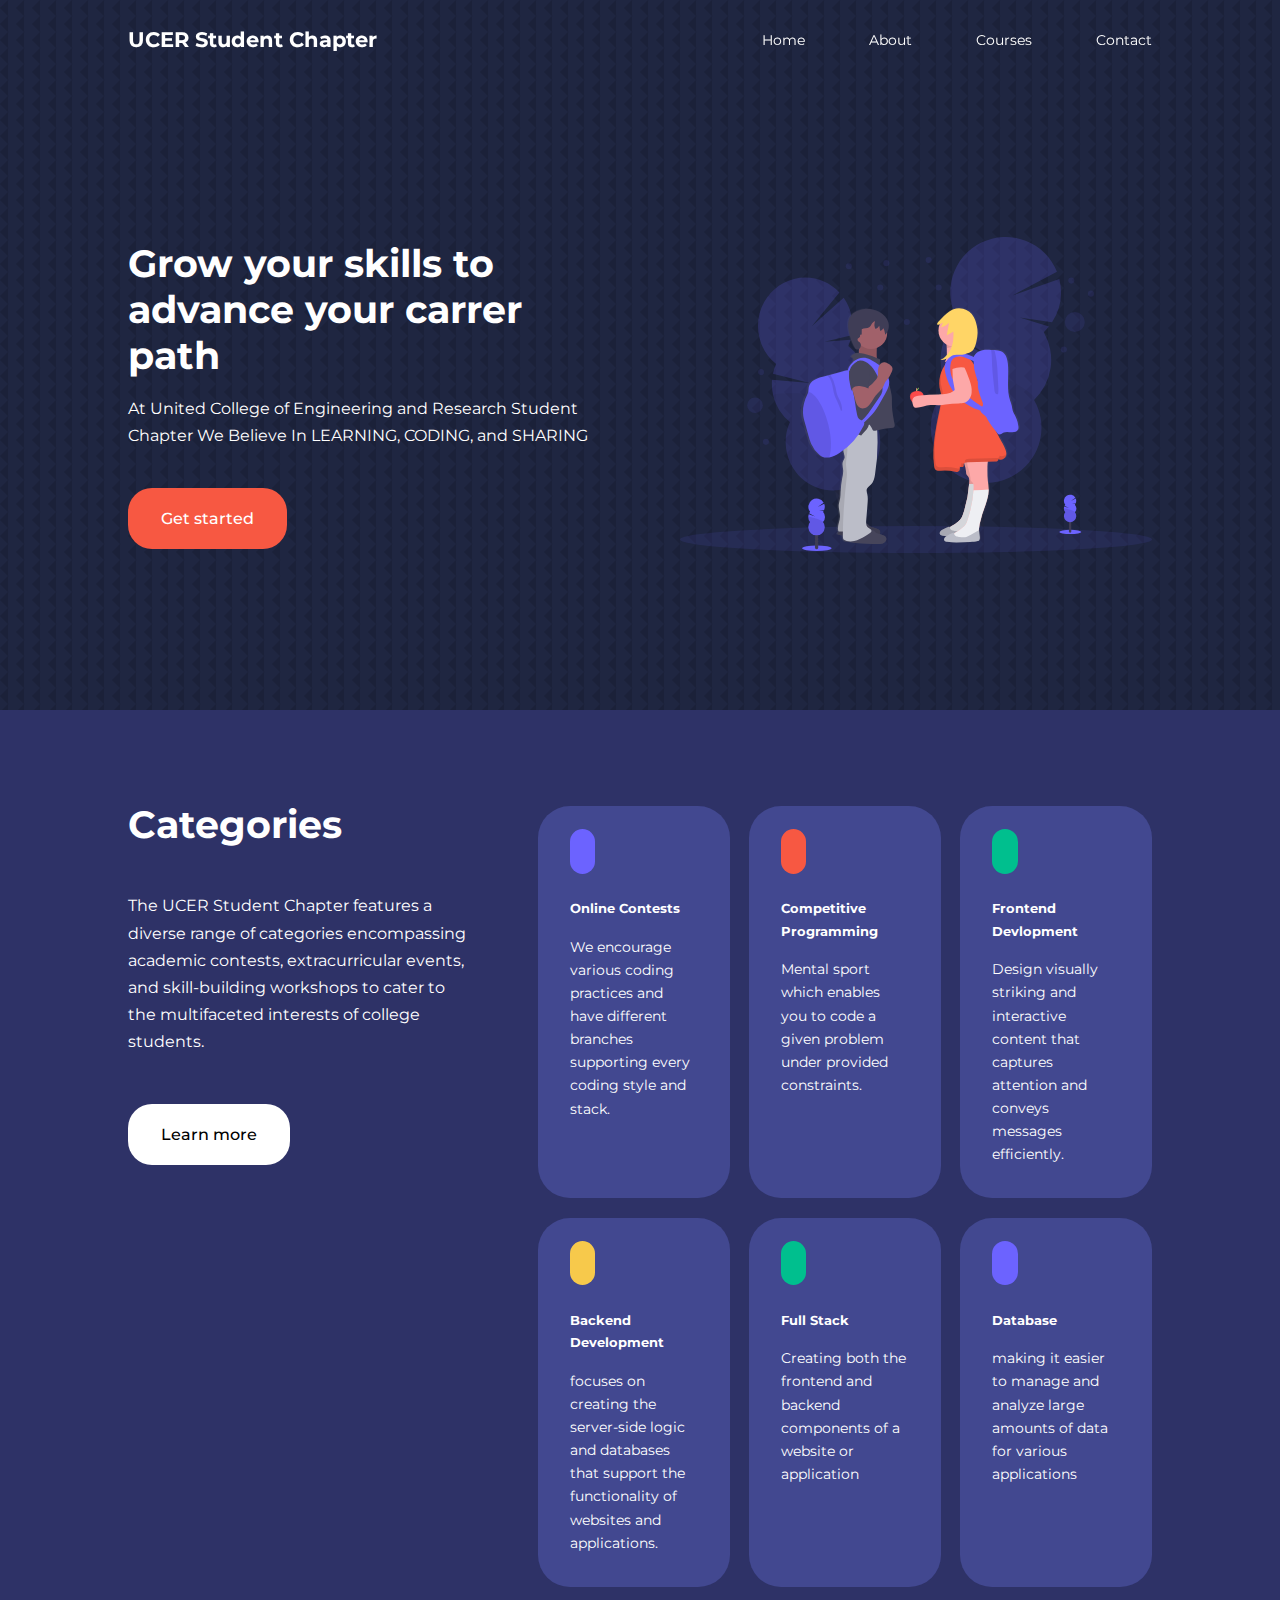
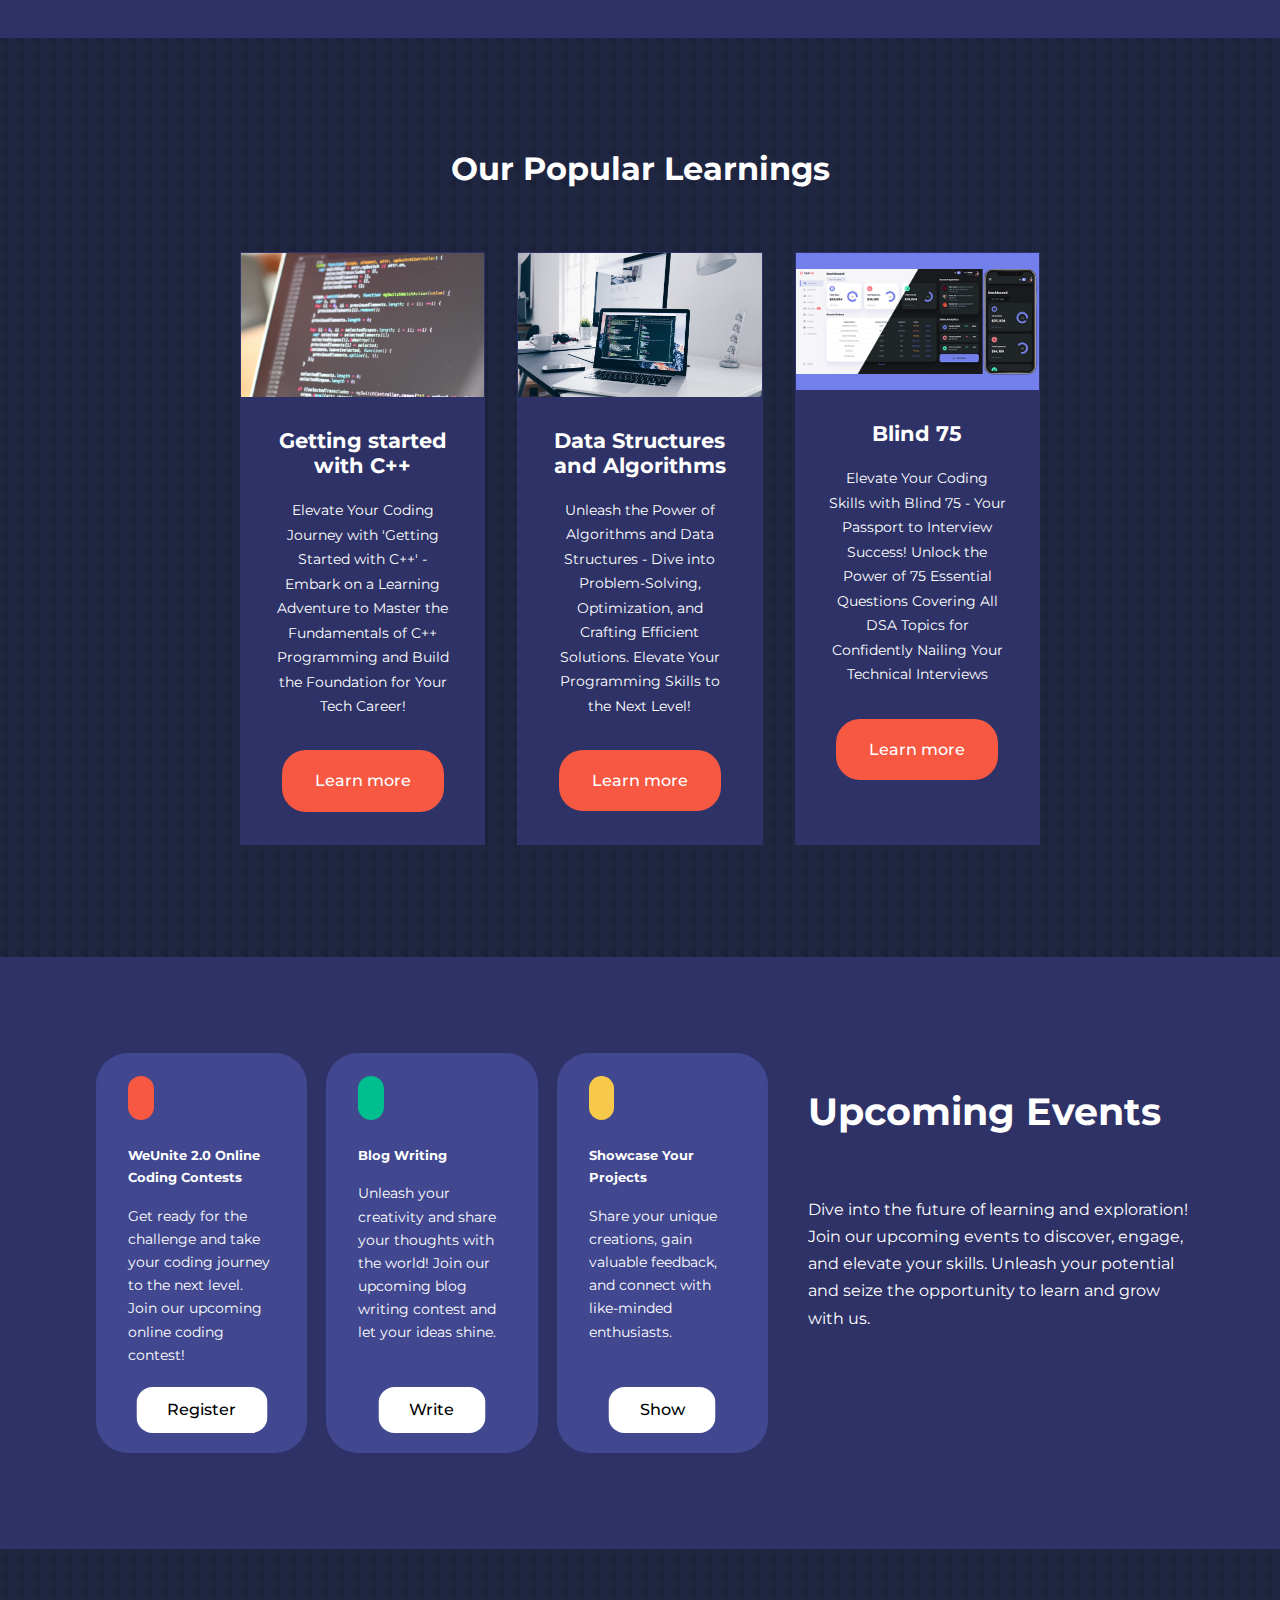
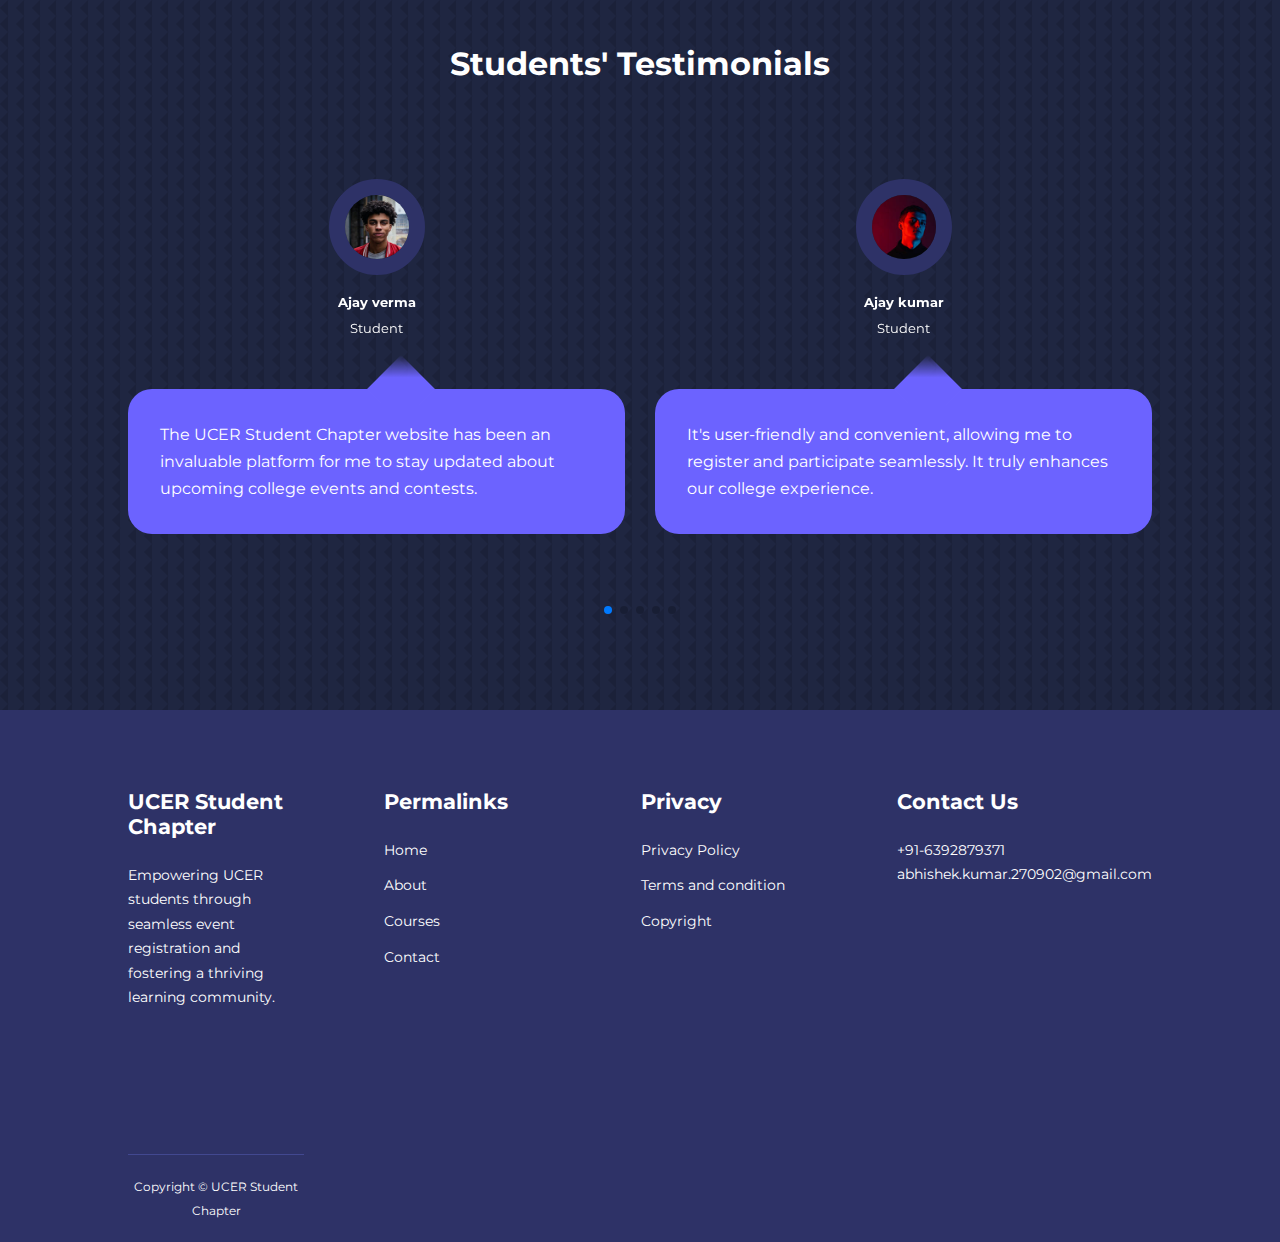
<file: index.html>
<!DOCTYPE html>
<html lang="en">
<head>
    <meta charset="UTF-8">
    <meta name="viewport" content="width=device-width, initial-scale=1.0">
    <title>UCER Student Chapter</title>
    <link rel="stylesheet" href="./CSS/style.css">

    <!--for styling the bg image texture-->
    <style>
        body{
            background-image: url("./images/bg-texture.png");
        }
    </style>
 
    <!--ADD FAVICON-->
    <link rel="icon" type="image/x-icon" href="./images/education.svg">
    
    <!--ICONSCOUT CDN-->
    <link rel="stylesheet" href="https://unicons.iconscout.com/release/v4.0.8/css/line.css">

    <!--GOOGLE FONTS(MONTSERRAT)-->
    <link rel="preconnect" href="https://fonts.googleapis.com">
    <link rel="preconnect" href="https://fonts.gstatic.com" crossorigin>
    <link href="https://fonts.googleapis.com/css2?family=Familjen+Grotesk:wght@400;600;700&family=League+Spartan:wght@100&family=Montserrat:wght@300;400;500;600;700;900&display=swap" rel="stylesheet">

    <!--SWIPER JS FOR TESTINOMIALS SWIPE-->
    <link rel="stylesheet" href="https://cdn.jsdelivr.net/npm/swiper@10/swiper-bundle.min.css"/>


</head>
<body>
    <nav>
        <div class="container nav_container">
            <a href="index.html"><h4>UCER Student Chapter</h4></a>
            <ul class="nav_menu">
                <li><a href="index.html">Home</a></li>
                <li><a href="about.html">About</a></li>
                <li><a href="courses.html">Courses</a></li>
                <li><a href="contact.html">Contact</a></li>
            </ul>
            <button id="open-menu-btn"><i class="uil uil-bars"></i></button>
            <button id="close-menu-btn"><i class="uil uil-times"></i></button>
        </div>
    </nav>

    <!--========================END OF NAVBAR=========================================-->

    <header>
        <div class="container header_container">
            <div class="header__left">
                <h1>Grow your skills to advance your carrer path</h1>
                <p>
                    At United College of Engineering and Research Student Chapter We Believe In LEARNING, CODING, and SHARING
                    
                </p>
                <a href="courses.html" class="btn btn-primary">Get started</a>
            </div>
            <div class="header__right">
                <div class="header__right-image">
                    <img src="./images/header.svg">
                </div>
            </div>
        </div>
    </header>

    <!--========================END OF HEADER=========================================-->


    <section class="categories">
        <div class="container categories_container">
            <div class="categories_left">
                <h1>Categories</h1>
                <p>
                    The UCER Student Chapter features a diverse range of categories encompassing academic contests, extracurricular events, and skill-building workshops to cater to the multifaceted interests of college students.
                </p>
                <a href="courses.html" class="btn">Learn more</a>
            </div>
            <div class="categories_right">
                
                <article class="category">
                    <span class="category_icon"><i class="uil uil-keyboard"></i></span>
                    <h5>Online Contests</h5>
                    <p>We encourage various coding practices and have different branches supporting every coding style and stack.</p>
                </article>

                <article class="category">
                    <span class="category_icon"><i class="uil uil-brackets-curly"></i></span>
                    <h5>Competitive Programming</h5>
                    <p>Mental sport which enables you to code a given problem under provided constraints.
                    </p>
                </article>

                <article class="category">
                    <span class="category_icon"><i class="uil uil-html5"></i><i class="uil uil-java-script"></i><i class="uil uil-react"></i></span>
                    <h5>Frontend Devlopment</h5>
                    <p>Design visually striking and interactive content that captures attention and conveys messages efficiently.</p>
                </article>

                <article class="category">
                    <span class="category_icon"><i class="uil uil-desktop-cloud-alt"></i></span>
                    <h5>Backend Development</h5>
                    <p>focuses on creating the server-side logic and databases that support the functionality of websites and applications.</p>
                </article>

                <article class="category">
                    <span class="category_icon"><i class="uil uil-credit-card-search"></i></span>
                    <h5>Full Stack</h5>
                    <p>Creating both the frontend and backend components of a website or application</p>
                </article>

                <article class="category">
                    <span class="category_icon"><i class="uil uil-database"></i></span>
                    <h5>Database</h5>
                    <p>making it easier to manage and analyze large amounts of data for various applications</p>
                </article>
            </div>
        </div>
    </section>

<!--=========================END OF CATEGORIES=============================================-->


<section class="courses">
    <h2>Our Popular Learnings</h2>
    <div class="conatainer courses_container">
        <article class="course">
            <div class="course_img">
                <img src="./images/course1.jpg">
            </div>
            <div class="course_info">
                <h4>Getting started with C++</h4>
                <p>
                    Elevate Your Coding Journey with 'Getting Started with C++' - Embark on a Learning Adventure to Master the Fundamentals of C++ Programming and Build the Foundation for Your Tech Career!
                </p>
            <a href="courses.html" class="btn btn-primary">Learn more</a>
            </div>
        </article>

        <article class="course">
            <div class="course_img">
                <img src="./images/course2.jpg">
            </div>
            <div class="course_info">
                <h4>Data Structures and Algorithms </h4>
                <p>
                    Unleash the Power of Algorithms and Data Structures - Dive into Problem-Solving, Optimization, and Crafting Efficient Solutions. Elevate Your Programming Skills to the Next Level!
                </p>
            <a href="courses.html" class="btn btn-primary">Learn more</a>
            </div>
        </article>

        <article class="course">
            <div class="course_img">
                <img src="./images/course3.jpg">
            </div>
            <div class="course_info">
                <h4>Blind 75</h4>
                <p>
                    Elevate Your Coding Skills with Blind 75 - Your Passport to Interview Success! Unlock the Power of 75 Essential Questions Covering All DSA Topics for Confidently Nailing Your Technical Interviews
                </p>
            <a href="courses.html" class="btn btn-primary">Learn more</a>
            </div>
        </article>
    </div>
</section>

<!--=====================================END OF COURSES===============================================================================================-->

<section class="events">
    <div class="events events_container">

        <div class="events_left">
            
            <article class="event">
                <span class="event_icon"><i class="uil uil-arrow"></i></span>
                <h5>WeUnite 2.0 Online Coding Contests</h5>
                <p>Get ready for the challenge and take your coding journey to the next level. Join our upcoming online coding contest!</p>
                <a href="https://www.codechef.com/START93" class="btn btn-event">Register</a>
            </article>

            <article class="event">
                <span class="event_icon"><i class="uil uil-edit"></i></span>
                <h5>Blog Writing</h5>
                <p>Unleash your creativity and share your thoughts with the world! Join our upcoming blog writing contest and let your ideas shine.
                </p>
                <a href="courses.html" class="btn btn-event">Write</a>
            </article>

            <article class="event">
                <span class="event_icon"><i class="uil uil-arrow-growth"></i></span>
                <h5>Showcase Your Projects</h5>
                <p>Share your unique creations, gain valuable feedback, and connect with like-minded enthusiasts.</p>
                <a href="courses.html" class="btn btn-event">Show</a>
            </article>
        </div>

        <div class="events_right">
            <h1>Upcoming Events</h1>
            <p>
                Dive into the future of learning and exploration! Join our upcoming events to discover, engage, and elevate your skills. Unleash your potential and seize the opportunity to learn and grow with us.
            </p>
        </div>
        
    </div>
</section>

<!--=============================================END OF EVENTS==============================================================-->



<section class="container tesimonials_container mySwiper">
    <h2>Students' Testimonials</h2>
    <div class="swiper-wrapper">
        <article class="testimonial swiper-slide">
            <div class="avatar">
                <img src="./images/avatar3.jpg">
            </div>
            <div class="testimonial_info">
                <h5>Ajay verma</h5>
                <small>Student</small>
            </div>
            <div class="testimonial_body">
                <p>
                    The UCER Student Chapter website has been an invaluable platform for me to stay updated about upcoming college events and contests.
                </p>
            </div>
        </article>


        <article class="testimonial swiper-slide">
            <div class="avatar">
                <img src="./images/avatar2.jpg">
            </div>
            <div class="testimonial_info">
                <h5>Ajay kumar</h5>
                <small>Student</small>
            </div>
            <div class="testimonial_body">
                <p>
                    It's user-friendly and convenient, allowing me to register and participate seamlessly. It truly enhances our college experience.
                </p>
            </div>
        </article>


        <article class="testimonial swiper-slide">
            <div class="avatar">
                <img src="./images/avatar3.jpg">
            </div>
            <div class="testimonial_info">
                <h5>Aditya srivastava</h5>
                <small>Student</small>
            </div>
            <div class="testimonial_body">
                <p>
                    The UCER Student Chapter website has transformed the way I engage with college activities. It's a hub of information and opportunities.
                </p>
            </div>
        </article>


        <article class="testimonial swiper-slide">
            <div class="avatar">
                <img src="./images/avatar4.jpg">
            </div>
            <div class="testimonial_info">
                <h5>Aaruhi</h5>
                <small>Student</small>
            </div>
            <div class="testimonial_body">
                <p>
                    Making event registration effortless. Thanks to this platform, I'm always in the loop about exciting contests and events happening on campus.
                </p>
            </div>
        </article>


        <article class="testimonial swiper-slide">
            <div class="avatar">
                <img src="./images/avatar5.jpg">
            </div>
            <div class="testimonial_info">
                <h5>Preeti</h5>
                <small>Student</small>
            </div>
            <div class="testimonial_body">
                <p>
                    The UCER Student Chapter website has been a game-changer for me. It simplifies event sign-ups, ensuring I never miss out contests and events.
                </p>
            </div>
        </article>


        <article class="testimonial swiper-slide">
            <div class="avatar">
                <img src="./images/avatar6.jpg">
            </div>
            <div class="testimonial_info">
                <h5>Anshika</h5>
                <small>Student</small>
            </div>
            <div class="testimonial_body">
                <p>
                    This platform has truly enhanced my college experience by keeping me informed and engaged in various learning opportunities.
                </p>
            </div>
        </article>
    </div>
    <div class="swiper-pagination"></div>
</section>


<!--================================================================END OF TESTIMONIALS==============================================================================-->


<footer>
    <div class="container footer_container">
        <div class="footer_1">
            <a href="index.html" class="footer_logo"><h4>UCER Student Chapter</h4></a>
            <p>
                Empowering UCER students through seamless event registration and fostering a thriving learning community.
            </p>
        </div>

        <div class="footer_2">
            <h4>Permalinks</h4>
            <ul class="permalinks">
                <li><a href="index.html">Home</a></li>
                <li><a href="about.html">About</a></li>
                <li><a href="courses.html">Courses</a></li>
                <li><a href="contact.html">Contact</a></li>
            </ul>
        </div>

        <div class="footer_3">
            <h4>Privacy</h4>
            <ul class="privacy">
                <li><a href="#">Privacy Policy</a></li>
                <li><a href="#">Terms and condition</a></li>
                <li><a href="#">Copyright</a></li>
            </ul>
        </div>

        <div class="footer_4">
            <h4>Contact Us</h4>
            <div>
                <p>+91-6392879371</p>
                <p>abhishek.kumar.270902@gmail.com</p>
            </div>
            <ul class="footer_socials">
                <li>
                    <a href="#"><i class="uil uil-instagram-alt"></i></a>
                </li>
                <li>
                    <a href="#"><i class="uil uil-twitter"></i></a>
                </li>
                <li>
                    <a href="#"><i class="uil uil-linkedin-alt"></i></a>
                </li>
            </ul>
        </div>

        <div class="footer_copyright">
            <small>Copyright &copy; UCER Student Chapter</small>
        </div>

    </div>
</footer>




<script src="https://cdn.jsdelivr.net/npm/swiper@10/swiper-bundle.min.js"></script>
<script src="./main.js"></script>

<script>
    var swiper = new Swiper(".mySwiper", {
      slidesPerView: 1,
      spaceBetween: 30,
      pagination: {
        el: ".swiper-pagination",
        clickable: true,
      },
      //when window width is >=600 for mobiles
      breakpoints: {
        600: {
            slidesPerView: 2
        }
      }
    });
  </script>

</body>
</html>
</file>
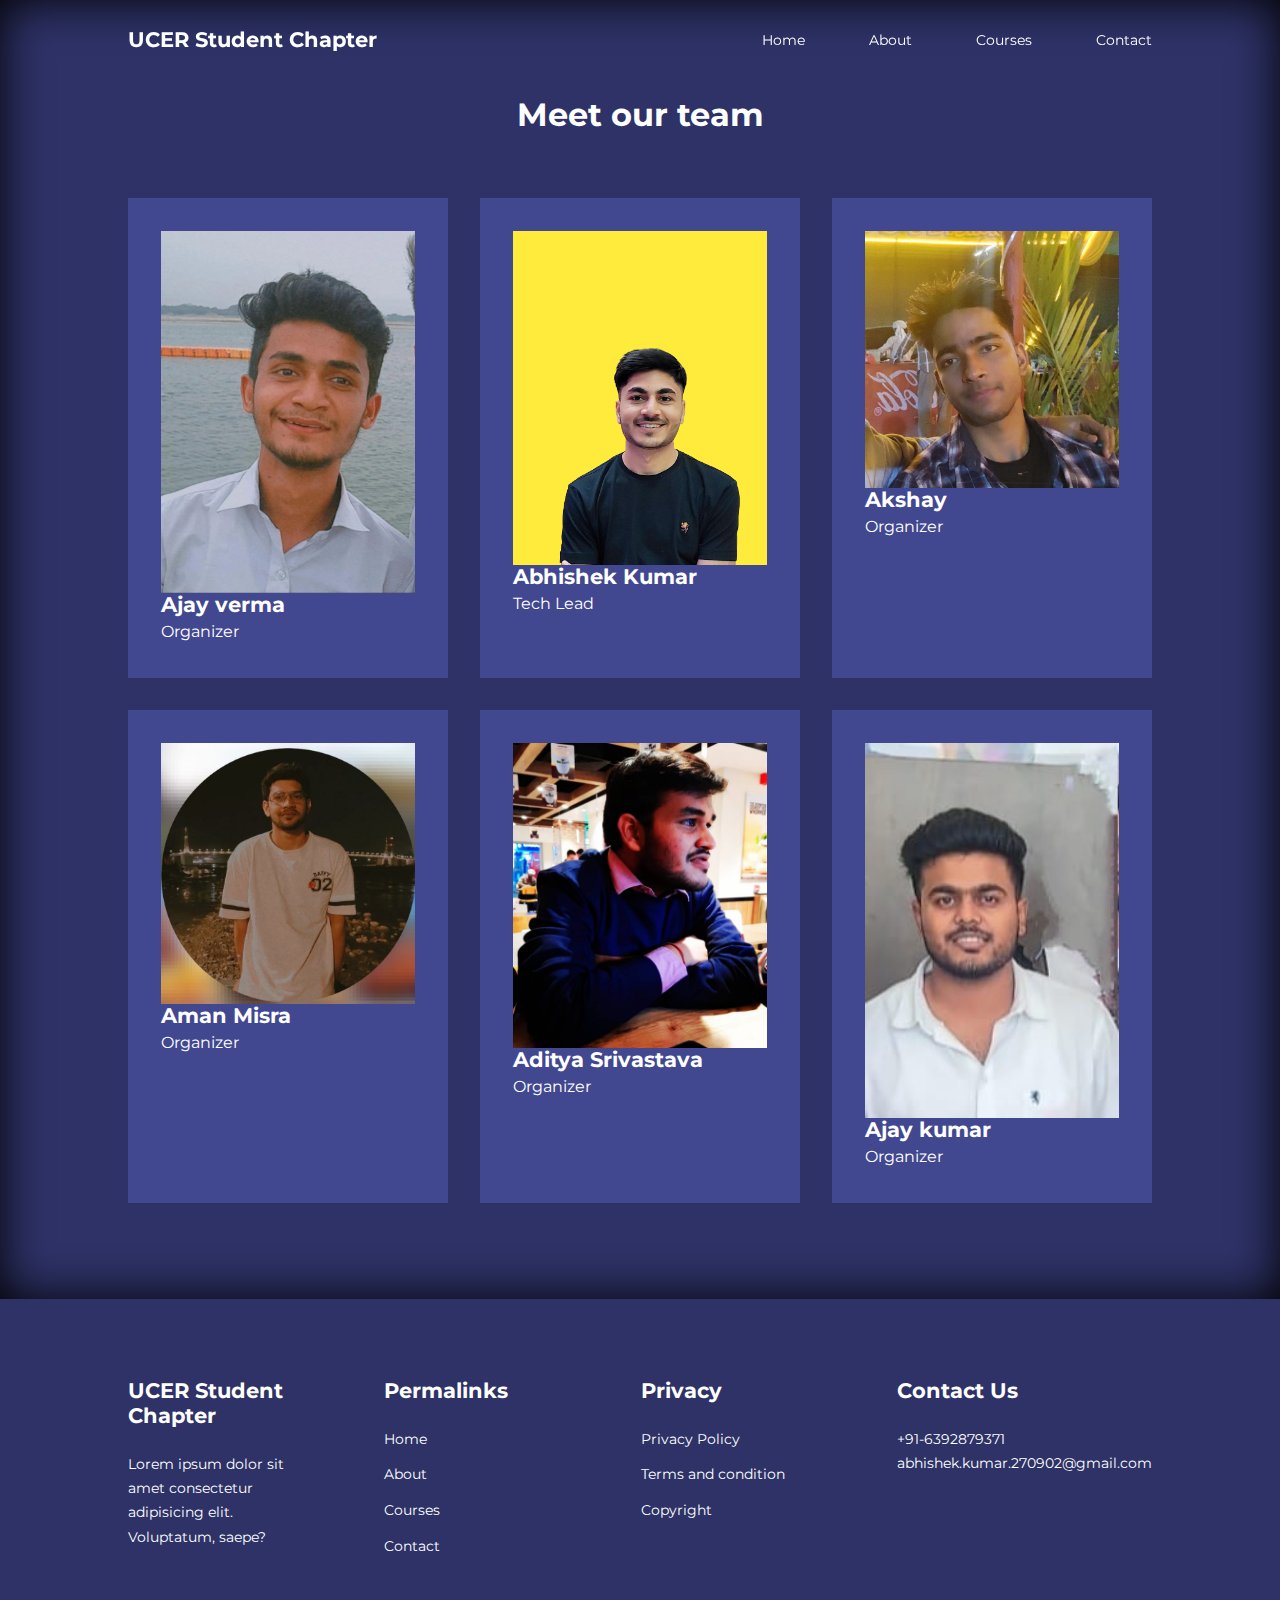
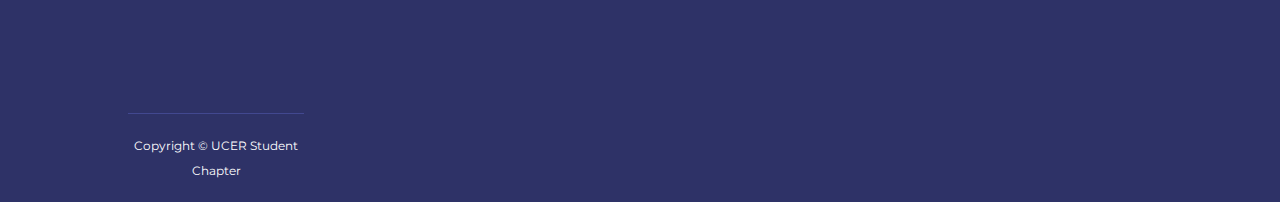
<file: about.html>
<!DOCTYPE html>
<html lang="en">
<head>
    <meta charset="UTF-8">
    <meta name="viewport" content="width=device-width, initial-scale=1.0">
    <title>UCER Student Chapter</title>
    <link rel="stylesheet" href="./CSS/style.css">
    <link rel="stylesheet" href="./CSS/about.css">

    <style>
        body{
            background-image: url("./images/bg-texture.png");
        }
    </style>

    <!--ADD FAVICON-->
    <link rel="icon" type="image/x-icon" href="./images/education.svg">
    
    <!--ICONSCOUT CDN-->
    <link rel="stylesheet" href="https://unicons.iconscout.com/release/v4.0.8/css/line.css">

    <!--GOOGLE FONTS(MONTSERRAT)-->
    <link rel="preconnect" href="https://fonts.googleapis.com">
    <link rel="preconnect" href="https://fonts.gstatic.com" crossorigin>
    <link href="https://fonts.googleapis.com/css2?family=Familjen+Grotesk:wght@400;600;700&family=League+Spartan:wght@100&family=Montserrat:wght@300;400;500;600;700;900&display=swap" rel="stylesheet">



</head>
<body>
    <nav>
        <div class="container nav_container">
            <a href="index.html"><h4>UCER Student Chapter</h4></a>
            <ul class="nav_menu">
                <li><a href="index.html">Home</a></li>
                <li><a href="about.html">About</a></li>
                <li><a href="courses.html">Courses</a></li>
                <li><a href="contact.html">Contact</a></li>
            </ul>
            <button id="open-menu-btn"><i class="uil uil-bars"></i></button>
            <button id="close-menu-btn"><i class="uil uil-times"></i></button>
        </div>
    </nav>

    <!--========================END OF NAVBAR=========================================-->

        <section class="team">
            <h2>Meet our team</h2>
            <div class="container team_container">
                <article class="team_member">
                    <div class="team-member-image">
                        <img src="./images/tm1.jpeg">
                    </div>
                    <div class="tam_member-info">
                        <h4>Ajay verma</h4>
                        <p>Organizer</p>
                    </div>
                    <div class="team_member-soials">
                        <a href="https://instagram.com" target="_blank"><i class="uil uil-instagram"></i></a>
                        <a href="https://linkedin.com" target="_blank"><i class="uil uil-linkedin"></i></a>
                        
                    </div>
                </article>


                <article class="team_member">
                    <div class="team-member-image">
                        <img src="./images/tm2.png">
                    </div>
                    <div class="tam_member-info">
                        <h4>Abhishek Kumar</h4>
                        <p>Tech Lead</p>
                    </div>
                    <div class="team_member-soials">
                        <a href="https://instagram.com" target="_blank"><i class="uil uil-instagram"></i></a>
                        <a href="https://linkedin.com" target="_blank"><i class="uil uil-linkedin"></i></a>
                        
                    </div>
                </article>


                <article class="team_member">
                    <div class="team-member-image">
                        <img src="./images/tm3.jpeg">
                    </div>
                    <div class="tam_member-info">
                        <h4>Akshay</h4>
                        <p>Organizer</p>
                    </div>
                    <div class="team_member-soials">
                        <a href="https://instagram.com" target="_blank"><i class="uil uil-instagram"></i></a>
                        <a href="https://linkedin.com" target="_blank"><i class="uil uil-linkedin"></i></a>
                        
                    </div>
                </article>


                <article class="team_member">
                    <div class="team-member-image">
                        <img src="./images/tm4.jpeg">
                    </div>
                    <div class="tam_member-info">
                        <h4>Aman Misra</h4>
                        <p>Organizer</p>
                    </div>
                    <div class="team_member-soials">
                        <a href="https://instagram.com" target="_blank"><i class="uil uil-instagram"></i></a>
                        <a href="https://linkedin.com" target="_blank"><i class="uil uil-linkedin"></i></a>
                        
                    </div>
                </article>


                <article class="team_member">
                    <div class="team-member-image">
                        <img src="./images/tm5.jpeg">
                    </div>
                    <div class="tam_member-info">
                        <h4>Aditya Srivastava</h4>
                        <p>Organizer</p>
                    </div>
                    <div class="team_member-soials">
                        <a href="https://instagram.com" target="_blank"><i class="uil uil-instagram"></i></a>
                        <a href="https://linkedin.com" target="_blank"><i class="uil uil-linkedin"></i></a>
                        
                    </div>
                </article>

                <article class="team_member">
                    <div class="team-member-image">
                        <img src="./images/tm6.jpeg">
                    </div>
                    <div class="tam_member-info">
                        <h4>Ajay kumar</h4>
                        <p>Organizer</p>
                    </div>
                    <div class="team_member-soials">
                        <a href="https://instagram.com" target="_blank"><i class="uil uil-instagram"></i></a>
                        <a href="https://linkedin.com" target="_blank"><i class="uil uil-linkedin"></i></a>
                        
                    </div>
                </article>

            </div>
        </section>




    <footer>
        <div class="container footer_container">
            <div class="footer_1">
                <a href="index.html" class="footer_logo"><h4>UCER Student Chapter</h4></a>
                <p>
                    Lorem ipsum dolor sit amet consectetur adipisicing elit. Voluptatum, saepe?
                </p>
            </div>
    
            <div class="footer_2">
                <h4>Permalinks</h4>
                <ul class="permalinks">
                    <li><a href="index.html">Home</a></li>
                    <li><a href="about.html">About</a></li>
                    <li><a href="courses.html">Courses</a></li>
                    <li><a href="contact.html">Contact</a></li>
                </ul>
            </div>
    
            <div class="footer_3">
                <h4>Privacy</h4>
                <ul class="privacy">
                    <li><a href="#">Privacy Policy</a></li>
                    <li><a href="#">Terms and condition</a></li>
                    <li><a href="#">Copyright</a></li>
                </ul>
            </div>
    
            <div class="footer_4">
                <h4>Contact Us</h4>
                <div>
                    <p>+91-6392879371</p>
                    <p>abhishek.kumar.270902@gmail.com</p>
                </div>
                <ul class="footer_socials">
                    <li>
                        <a href="#"><i class="uil uil-instagram-alt"></i></a>
                    </li>
                    <li>
                        <a href="#"><i class="uil uil-twitter"></i></a>
                    </li>
                    <li>
                        <a href="#"><i class="uil uil-linkedin-alt"></i></a>
                    </li>
                </ul>
            </div>
    
            <div class="footer_copyright">
                <small>Copyright &copy; UCER Student Chapter</small>
            </div>
    
        </div>
    </footer>
    
    
    
    <script src="./main.js"></script>
    
    
    </body>
    </html>
</file>
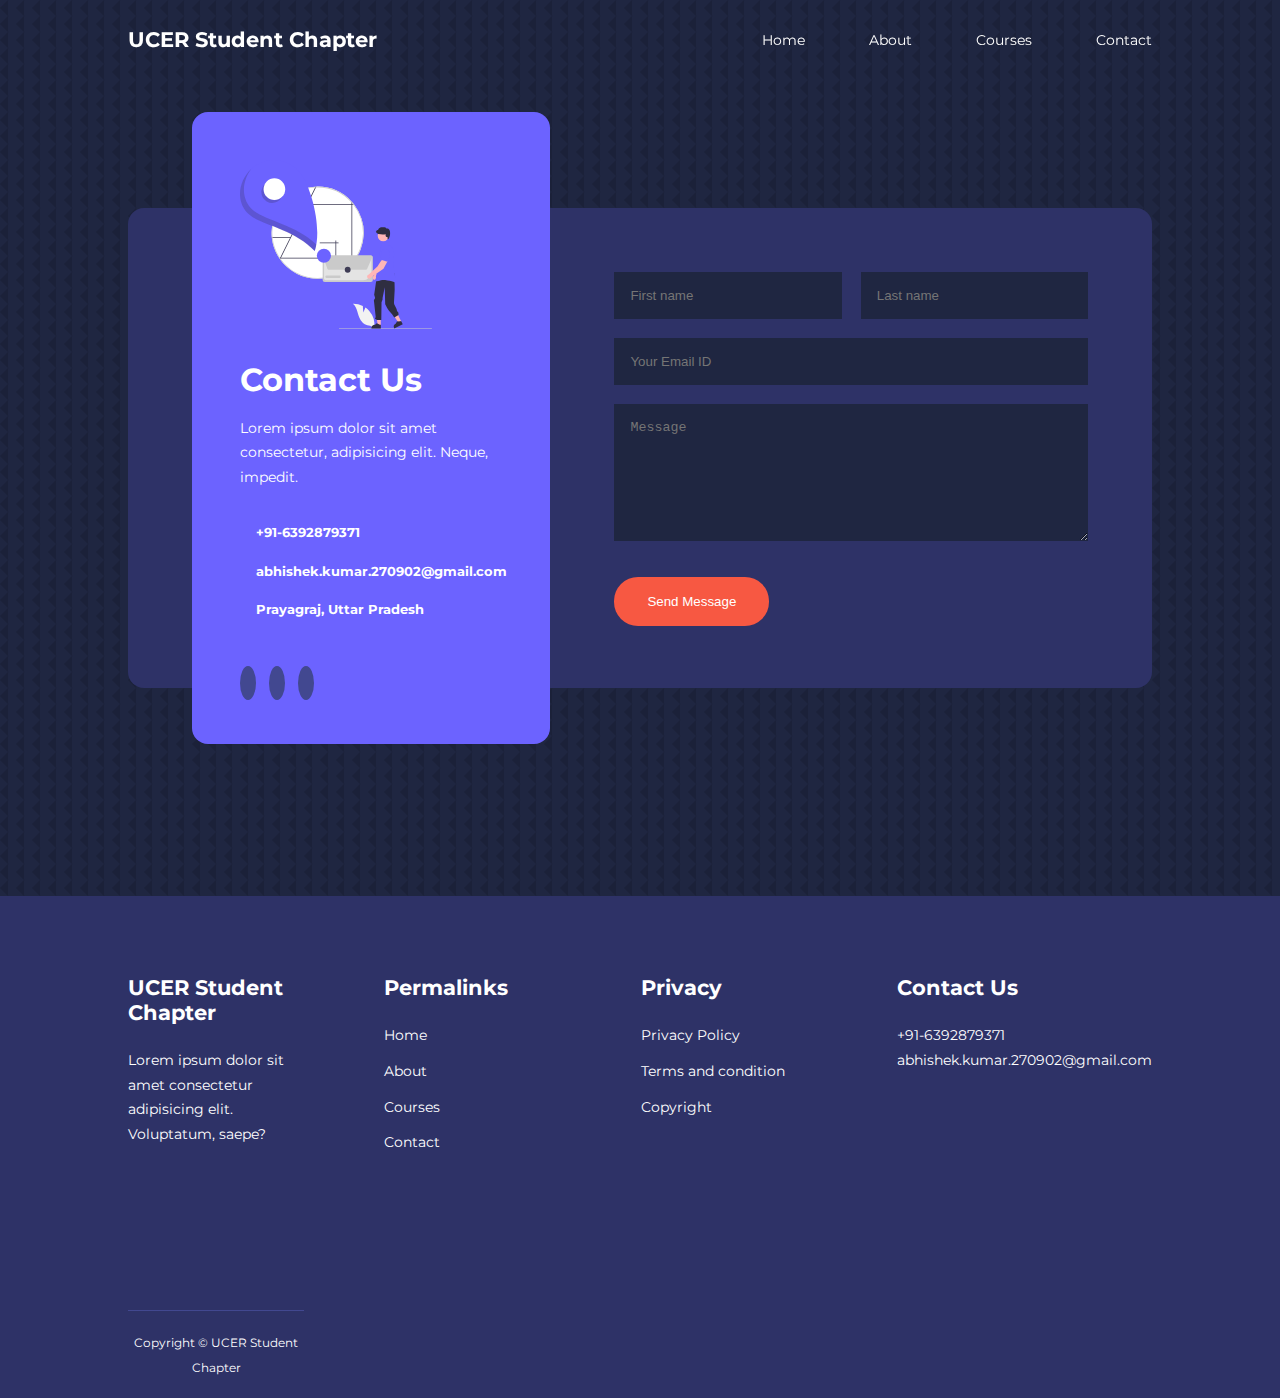
<file: contact.html>
<!DOCTYPE html>
<html lang="en">
<head>
    <meta charset="UTF-8">
    <meta name="viewport" content="width=device-width, initial-scale=1.0">
    <title>UCER Student Chapter</title>
    <link rel="stylesheet" href="./CSS/style.css">
    <link rel="stylesheet" href="./CSS/contact.css">

    <style>
        body{
            background-image: url("./images/bg-texture.png");
        }
    </style>

    <!--ADD FAVICON-->
    <link rel="icon" type="image/x-icon" href="./images/education.svg">
    
    <!--ICONSCOUT CDN-->
    <link rel="stylesheet" href="https://unicons.iconscout.com/release/v4.0.8/css/line.css">

    <!--GOOGLE FONTS(MONTSERRAT)-->
    <link rel="preconnect" href="https://fonts.googleapis.com">
    <link rel="preconnect" href="https://fonts.gstatic.com" crossorigin>
    <link href="https://fonts.googleapis.com/css2?family=Familjen+Grotesk:wght@400;600;700&family=League+Spartan:wght@100&family=Montserrat:wght@300;400;500;600;700;900&display=swap" rel="stylesheet">

    <!--SWIPER JS FOR TESTINOMIALS SWIPE-->
    <link rel="stylesheet" href="https://cdn.jsdelivr.net/npm/swiper@10/swiper-bundle.min.css"/>


</head>
<body>
    <nav>
        <div class="container nav_container">
            <a href="index.html"><h4>UCER Student Chapter</h4></a>
            <ul class="nav_menu">
                <li><a href="index.html">Home</a></li>
                <li><a href="about.html">About</a></li>
                <li><a href="courses.html">Courses</a></li>
                <li><a href="contact.html">Contact</a></li>
            </ul>
            <button id="open-menu-btn"><i class="uil uil-bars"></i></button>
            <button id="close-menu-btn"><i class="uil uil-times"></i></button>
        </div>
    </nav>


    <!--=========================================================================================-->


    <section class="contact">
        <div class="container contact_container">
            <aside class="contact_aside">
                <div class="aside_image">
                    <img src="./images/contact.svg">
                </div>
                <h2>Contact Us</h2>
                <p>
                    Lorem ipsum dolor sit amet consectetur, adipisicing elit. Neque, impedit.
                </p>
                <ul class="contact_details">
                    <li>
                        <i class="uil uil-incoming-call"></i>
                        <h5>+91-6392879371</h5>
                    </li>
                    <li>
                        <i class="uil uil-envelope"></i>
                        <h5>abhishek.kumar.270902@gmail.com</h5>
                    </li>
                    <li>
                        <i class="uil uil-map-marker"></i>
                        <h5>Prayagraj, Uttar Pradesh</h5>
                    </li>
                </ul>
                <ul class="contact_socials">
                    <li>
                        <a href="https://instagram.com"><i class="uil uil-instagram"></i></a>
                    </li>
                    <li>
                        <a href="https://twitter.com"><i class="uil uil-twitter"></i></a>
                    </li>
                    <li>
                        <a href="https://linkedin.com"><i class="uil uil-linkedin"></i></a>
                    </li>
                </ul>
            </aside>

            <form class="contact_form">
                <div class="form_name">
                    <input type="text" name="First name" placeholder="First name" required>
                    <input type="text" name="Last name" placeholder="Last name" required>
                </div>
                <input type="email" name="Email Address" placeholder="Your Email ID" required>
                <textarea name="Message" rows="7" placeholder="Message"></textarea>
                <button type="submit" class="btn btn-primary">Send Message</button>

            </form>


        </div>
    </section>








    <footer>
        <div class="container footer_container">
            <div class="footer_1">
                <a href="index.html" class="footer_logo"><h4>UCER Student Chapter</h4></a>
                <p>
                    Lorem ipsum dolor sit amet consectetur adipisicing elit. Voluptatum, saepe?
                </p>
            </div>
    
            <div class="footer_2">
                <h4>Permalinks</h4>
                <ul class="permalinks">
                    <li><a href="index.html">Home</a></li>
                    <li><a href="about.html">About</a></li>
                    <li><a href="courses.html">Courses</a></li>
                    <li><a href="contact.html">Contact</a></li>
                </ul>
            </div>
    
            <div class="footer_3">
                <h4>Privacy</h4>
                <ul class="privacy">
                    <li><a href="#">Privacy Policy</a></li>
                    <li><a href="#">Terms and condition</a></li>
                    <li><a href="#">Copyright</a></li>
                </ul>
            </div>
    
            <div class="footer_4">
                <h4>Contact Us</h4>
                <div>
                    <p>+91-6392879371</p>
                    <p>abhishek.kumar.270902@gmail.com</p>
                </div>
                <ul class="footer_socials">
                    <li>
                        <a href="#"><i class="uil uil-instagram-alt"></i></a>
                    </li>
                    <li>
                        <a href="#"><i class="uil uil-twitter"></i></a>
                    </li>
                    <li>
                        <a href="#"><i class="uil uil-linkedin-alt"></i></a>
                    </li>
                </ul>
            </div>
    
            <div class="footer_copyright">
                <small>Copyright &copy; UCER Student Chapter</small>
            </div>
    
        </div>
    </footer>
    
    
    
    <script src="./main.js"></script>
    
    
    </body>
    </html>
</file>
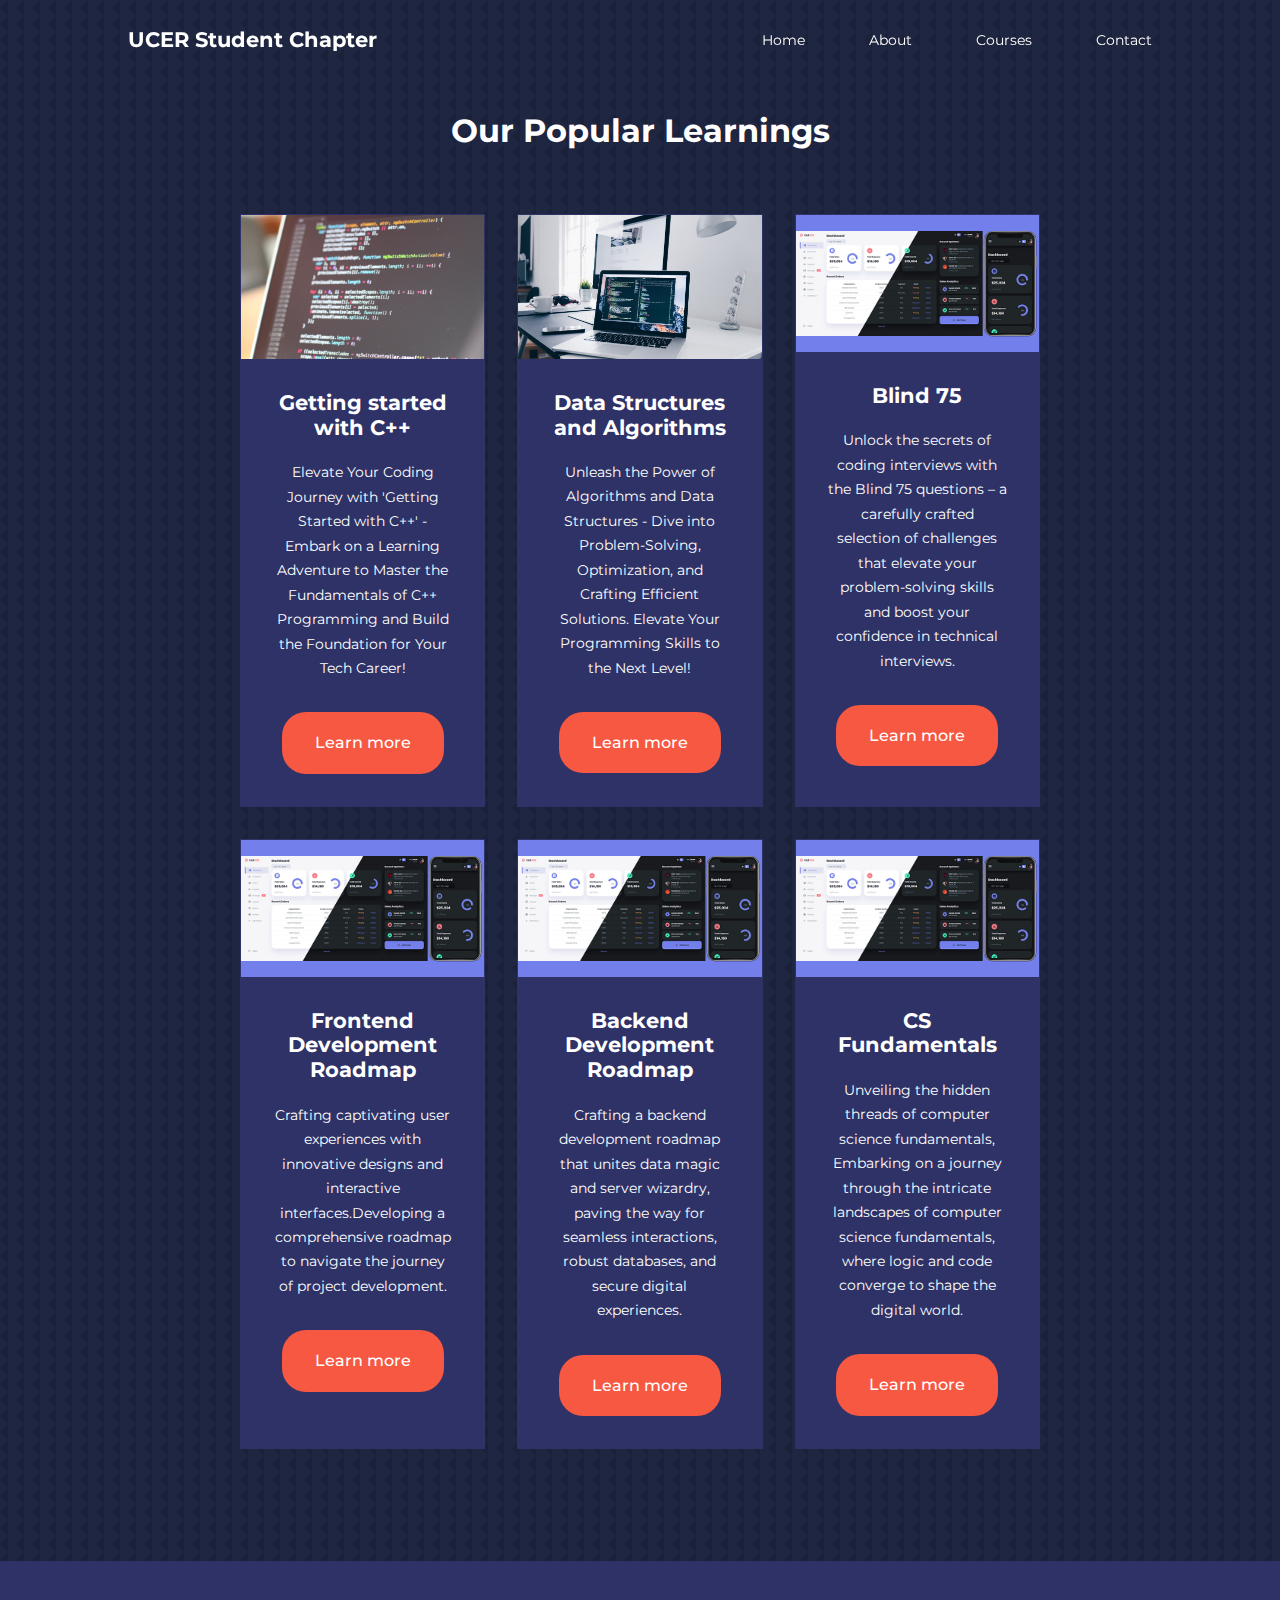
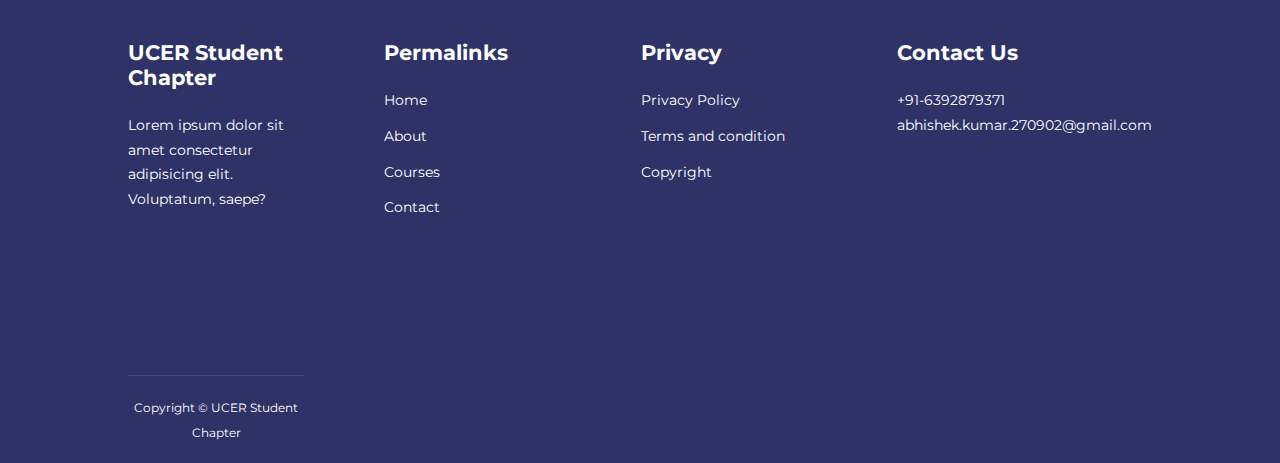
<file: courses.html>
<!DOCTYPE html>
<html lang="en">
<head>
    <meta charset="UTF-8">
    <meta name="viewport" content="width=device-width, initial-scale=1.0">
    <title>UCER Student Chapter</title>

    <link rel="stylesheet" href="./CSS/style.css">
    <style>
        body{
            background-image: url("./images/bg-texture.png");
        }
        .courses{
            margin-top: 1rem;
            margin-bottom: 1rem;
        }
    </style>
    
    
 
    <!--ADD FAVICON-->
    <link rel="icon" type="image/x-icon" href="./images/education.svg">
    
    <!--ICONSCOUT CDN-->
    <link rel="stylesheet" href="https://unicons.iconscout.com/release/v4.0.8/css/line.css">

    <!--GOOGLE FONTS(MONTSERRAT)-->
    <link rel="preconnect" href="https://fonts.googleapis.com">
    <link rel="preconnect" href="https://fonts.gstatic.com" crossorigin>
    <link href="https://fonts.googleapis.com/css2?family=Familjen+Grotesk:wght@400;600;700&family=League+Spartan:wght@100&family=Montserrat:wght@300;400;500;600;700;900&display=swap" rel="stylesheet">


</head>
<body>
    <nav>
        <div class="container nav_container">
            <a href="index.html"><h4>UCER Student Chapter</h4></a>
            <ul class="nav_menu">
                <li><a href="index.html">Home</a></li>
                <li><a href="about.html">About</a></li>
                <li><a href="courses.html">Courses</a></li>
                <li><a href="contact.html">Contact</a></li>
            </ul>
            <button id="open-menu-btn"><i class="uil uil-bars"></i></button>
            <button id="close-menu-btn"><i class="uil uil-times"></i></button>
        </div>
    </nav>

    
    <section class="courses">
        <h2>Our Popular Learnings</h2>
        <div class="conatainer courses_container">
            <article class="course">
                <div class="course_img">
                    <img src="./images/course1.jpg">
                </div>
                <div class="course_info">
                    <h4>Getting started with C++</h4>
                    <p>
                        Elevate Your Coding Journey with 'Getting Started with C++' - Embark on a Learning Adventure to Master the Fundamentals of C++ Programming and Build the Foundation for Your Tech Career!
                    </p>
                <a href="https://www.w3schools.com/cpp/cpp_getstarted.asp" target="_blank" class="btn btn-primary">Learn more</a>
                </div>
            </article>
    
            <article class="course">
                <div class="course_img">
                    <img src="./images/course2.jpg">
                </div>
                <div class="course_info">
                    <h4>Data Structures and Algorithms </h4>
                    <p>
                        Unleash the Power of Algorithms and Data Structures - Dive into Problem-Solving, Optimization, and Crafting Efficient Solutions. Elevate Your Programming Skills to the Next Level!
                    </p>
                <a href="https://www.geeksforgeeks.org/courses/dsa-self-paced" target="_blank" class="btn btn-primary">Learn more</a>
                </div>
            </article>
    
            <article class="course">
                <div class="course_img">
                    <img src="./images/course3.jpg">
                </div>
                <div class="course_info">
                    <h4>Blind 75</h4>
                    <p>
                        Unlock the secrets of coding interviews with the Blind 75 questions – a carefully crafted selection of challenges that elevate your problem-solving skills and boost your confidence in technical interviews.
                    </p>
                <a href="https://neetcode.io/practice" target="_blank" class="btn btn-primary">Learn more</a>
                </div>
            </article>

            <article class="course">
                <div class="course_img">
                    <img src="./images/course3.jpg">
                </div>
                <div class="course_info">
                    <h4>Frontend Development Roadmap</h4>
                    <p>
                        Crafting captivating user experiences with innovative designs and interactive interfaces.Developing a comprehensive roadmap to navigate the journey of project development.
                    </p>
                <a href="https://www.geeksforgeeks.org/web-development/#front_dev" target="_blank" class="btn btn-primary">Learn more</a>
                </div>
            </article>


            <article class="course">
                <div class="course_img">
                    <img src="./images/course3.jpg">
                </div>
                <div class="course_info">
                    <h4>Backend Development Roadmap</h4>
                    <p>
                        Crafting a backend development roadmap that unites data magic and server wizardry, paving the way for seamless interactions, robust databases, and secure digital experiences.
                    </p>
                <a href="https://www.geeksforgeeks.org/web-development/#back_dev" target="_blank" class="btn btn-primary">Learn more</a>
                </div>
            </article>


            <article class="course">
                <div class="course_img">
                    <img src="./images/course3.jpg">
                </div>
                <div class="course_info">
                    <h4>CS Fundamentals</h4>
                    <p>
                        Unveiling the hidden threads of computer science fundamentals, Embarking on a journey through the intricate landscapes of computer science fundamentals, where logic and code converge to shape the digital world.
                    </p>
                <a href="https://www.interviewbit.com/operating-system-interview-questions/" target="_blank" class="btn btn-primary">Learn more</a>
                </div>
            </article>
        </div>
    </section>











<footer>
    <div class="container footer_container">
        <div class="footer_1">
            <a href="index.html" class="footer_logo"><h4>UCER Student Chapter</h4></a>
            <p>
                Lorem ipsum dolor sit amet consectetur adipisicing elit. Voluptatum, saepe?
            </p>
        </div>

        <div class="footer_2">
            <h4>Permalinks</h4>
            <ul class="permalinks">
                <li><a href="index.html">Home</a></li>
                <li><a href="about.html">About</a></li>
                <li><a href="courses.html">Courses</a></li>
                <li><a href="contact.html">Contact</a></li>
            </ul>
        </div>

        <div class="footer_3">
            <h4>Privacy</h4>
            <ul class="privacy">
                <li><a href="#">Privacy Policy</a></li>
                <li><a href="#">Terms and condition</a></li>
                <li><a href="#">Copyright</a></li>
            </ul>
        </div>

        <div class="footer_4">
            <h4>Contact Us</h4>
            <div>
                <p>+91-6392879371</p>
                <p>abhishek.kumar.270902@gmail.com</p>
            </div>
            <ul class="footer_socials">
                <li>
                    <a href="#"><i class="uil uil-instagram-alt"></i></a>
                </li>
                <li>
                    <a href="#"><i class="uil uil-twitter"></i></a>
                </li>
                <li>
                    <a href="#"><i class="uil uil-linkedin-alt"></i></a>
                </li>
            </ul>
        </div>

        <div class="footer_copyright">
            <small>Copyright &copy; UCER Student Chapter</small>
        </div>

    </div>
</footer>





<script src="./main.js"></script>



</body>
</html>
</file>
<file: CSS/style.css>
*{
    margin: 0;
    padding: 0;
    border: 0;
    outline: 0;
    text-decoration: none;
    list-style: none;
    box-sizing: border-box;
}

:root{
    --color-primary:#6c63ff;
    --color-success:#00bf8e;
    --color-warning:#f7c94b;
    --color-danger:#f75842;
    --color-danger-varient:rgba(247,88,66,0.4);
    --color-white:#fff;
    --color-light: rgba(255,255,255,0.7);
    --color-black:#000;
    --color-bg:#1f2641;
    --color-bg1:#2e3267;
    --color-bg2:#424890;

    --container-width-lg: 80%;
    --container-width-md: 90%;
    --container-width-sm: 94%;

    --transition: all 400ms ease;
}

body{
    font-family: 'Montserrat', sans-serif;
    line-height: 1.7;
    color: var(--color-white);
    background: var(--color-bg);
}

.container {
    width: var(--container-width-lg);
    margin: 0 auto;
}

section{
    padding: 6rem 0;
}

section h2{
    text-align: center;
    margin-bottom: 4rem;
}

h1,h2,h3,h4{
    line-height: 1.2;
}

h1{
    font-size: 2.4rem;
}

h2{
    font-size: 2rem;
}

h3{
    font-size: 1.6rem;
}

h4{
    font-size: 1.3rem;
}

a{
    color: var(--color-white);
}

img{
    width: 100%;
    display: block;
    object-fit: cover;
}

.btn{
    display: inline-block;
    background: var(--color-white);
    color: var(--color-black);
    padding: 1rem 2rem;
    border: 1px solid transparent;
    font-weight: 500;
    transition: var(--transition);
}

.btn:hover{
    background: transparent;
    color: var(--color-white);
    border-color: var(--color-white);
}

.btn-primary{
    background: var(--color-danger);
    color: var(--color-white);
}

/* ============================ NAVBAR ===========================*/

nav{
    background: transparent;
    width: 100vw;
    height: 5rem;
    position: fixed;
    top: 0;
    z-index: 11;
}

/* change navbar style on using javascript */
.window-scroll{
    background: var(--color-primary);
    box-shadow: 0 1rem 2rem rgba(0,0,0.2);
}

.nav_container{
    height: 100%;
    display: flex;
    justify-content: space-between;
    align-items: center;
}

nav button{
    display: none;
}

.nav_menu{
    display: flex;
    align-items: center;
    gap: 4rem;
}

.nav_menu a{
    font-size: 0.9rem;
    transition: var(--transition);
}

.nav_menu a:hover{
    color: var(--color-bg2);
}

/*==============================HEADER=============================*/

header{
    position: relative;
    top: 5rem;
    overflow: hidden;
    height: 70vh;
    margin-bottom: 5rem;
}

.btn-primary{
    border-radius: 1.5rem;
}

.header_container{
    display: grid;
    grid-template-columns: 1fr 1fr;
    align-items: center;
    gap: 5rem;
    height: 100%;
}

.header__left p{
margin: 1rem 0 2.4rem;
}

/*-==========================CATEGORIES=============================*/

.categories{
    background: var(--color-bg1);
    height: 58rem;
}

.btn{
    border-radius: 1.5rem;
}

.categories h1{
    line-height: 1;
    margin-bottom: 3rem;
}

.categories_container{
    display: grid;
    grid-template-columns: 40% 60%;
}

.categories_left{
    margin-right: 4rem;
}

.categories_left p{
    margin: 1rem 0 3rem;
}

.categories_right{
    display: grid;
    grid-template-columns: repeat(3, 1fr);
    gap: 1.2rem;
}

.category{
    background: var(--color-bg2);
    padding: 2rem;
    border-radius: 2rem;
    transition: var(--transition);
}

.category:hover{
    box-shadow: 0 2rem 2rem rgba(0,0,0.3);
    z-index: 1;
}

.category:nth-child(2) .category_icon{
    background: var(--color-danger);
}

.category:nth-child(3) .category_icon{
    background: var(--color-success);
}
.category:nth-child(4) .category_icon{
    background: var(--color-warning);
}

.category:nth-child(5) .category_icon{
    background: var(--color-success);
}


.category_icon{
    background: var(--color-primary);
    padding: 0.8rem;
    border-radius: 0.9rem;
}

.category h5{
    margin: 2rem 0 1rem;
}

.category p{
    font-size: 0.85rem;
}

/*=============================== Popular courses=============================*/

.courses{
    margin: 15rem;
    margin-top: 1rem;
    margin-bottom: 1rem;
}

.courses_container{
    display: grid;
    grid-template-columns: repeat(3, 1fr);
    gap: 2rem;
}

.course{
    background: var(--color-bg1);
    text-align: center;
    border: 1px solid transparent;
    transition: var(--transition);
}

.course:hover{
    background: transparent;
    background-color: var(--color-primary);
}

.course_info{
    padding: 2rem;
}

.course_info p{
    margin: 1.2rem 0 2rem;
    font-size: 0.9rem;
}


/*==========================================================*/

.events{
    background: var(--color-bg1);
    /*height: 40rem;*/
    align-items: center;
    gap: 2.5rem;
    display: flex;
    flex-direction: column;
    justify-content: space-between;
    height: 100%;
}

.events h1{
    line-height: 1;
    margin-bottom: 4rem;
}

.events_container{
    display: grid;
    grid-template-columns: 60% 40%;
    align-items: center;
    
}

.events_right{
    margin-right: 8rem;
}

.events_right p{
    margin: 1rem 0 5rem;
}

.events_left{
    display: grid;
    grid-template-columns: repeat(3, 1fr);
    grid-template-rows: 400px;
    gap: 1.2rem;
    margin-left: 6rem;
}

.event{
    background: var(--color-bg2);
    padding: 2rem;
    border-radius: 2rem;
    transition: var(--transition);
    position: relative;
}

.event:hover{
    background: transparent;
    background-color: var(--color-primary);
    z-index: 1;
}

.event:nth-child(1) .event_icon{
    background: var(--color-danger);
}

.event:nth-child(2) .event_icon{
    background: var(--color-success);
}
.event:nth-child(3) .event_icon{
    background: var(--color-warning);
}



.event_icon{
    background: var(--color-primary);
    padding: 0.8rem;
    border-radius: 0.9rem;
}

.event h5{
    margin: 2rem 0 1rem;
}

.event p{
    font-size: 0.85rem;
}

.btn-event{
    border-radius: 1rem;
    padding: 8px 30px;
    font-size: 16px;
    position: absolute;
    bottom: 20px;
    left: 50%;
    transform: translateX(-50%);
}


/*============================================================*/

.tesimonials_container{
    overflow-x: hidden;
    position: relative;
    margin-bottom: 5rem;
}

.testimonial{
    padding-top: 2rem;
}

.avatar{
    width: 6rem;
    height: 6rem;
    border-radius: 50%;
    overflow: hidden;
    margin: 0 auto 1rem;
    border: 1rem solid var(--color-bg1);

}


.testimonial_info{
    text-align: center;
}

.testimonial_body{
    background: var(--color-primary);
    padding: 2rem;
    margin-top: 3rem;
    position: relative;
    border-radius: 1.5rem;
}

.testimonial_body::before{
    content: "";
    display: block;
    background: linear-gradient(135deg,transparent,var(--color-primary),var(--color-primary ),var(--color-primary));
    width: 3rem;
    height: 3rem;
    position: absolute;
    left: 50%;
    top: -1.5rem;
    transform: rotate(45deg);
}

/*==========================================================================================*/

footer{
    background: var(--color-bg1);
    padding-top: 5rem;
    font-size: 0.9rem;

}

.footer_container{
    display: grid;
    grid-template-columns: repeat(4, 1fr);
    gap: 5rem;
}

.footer_container > div h4{
    margin-bottom: 1.4rem;
}

.foorter_1 p{
    margin: 1rem 0 2rem;
}

footer ul li{
    margin-bottom: 0.7rem;
}

footer ul li a:hover{
    text-decoration: underline;
}

.footer_socials{
    display: flex;
    gap: 1rem;
    font-size: 1.2rem;
    margin-top: 2rem;
}

.footer_copyright{
    text-align: center;
    margin-top: 4rem;
    padding: 1.2rem 0;
    border-top: 1px solid var(--color-bg2);
}

/*=====================================================MEDIA QUERISE=================================*/

@media screen and (max-width: 1024px) {
    .container{
        width: var(--container-width-lg);
    }

    h1{
        font-size: 2.2rem;
    }
    h2{
        font-size: 1.7rem;
    }

    h3{
        font-size: 1.4rem;
    }

    h4{
        font-size: 1.2rem;
    }

    /*===============================================NAVBAR=======================*/

    nav button{
        display: inline-block;
        background: transparent;
        font-size: 1.8rem;
        color: var(--color-white);
        cursor: pointer;
    }

    nav button#close-menu-btn{
        display: none;
    }

    .nav_menu{
        position: fixed;
        top: 5rem;
        right: 5%;
        height: fit-content;
        width: 18rem;
        flex-direction: column;
        gap: 0;
        display: none;
    }


    .nav_menu li{
        width: 100%;
        height: 5.8rem;
        animation: animatedNavItems 400ms linear forwards;
        transform-origin: top right;
        opacity: 0;
    }

    .nav_menu li:nth-child(2){
        animation-delay: 200ms;
    }

    .nav_menu li:nth-child(3){
        animation-delay: 400ms;
    }

    .nav_menu li:nth-child(4){
        animation-delay: 600ms;
    }

    @keyframes animatedNavItems {
        0%{
            transform: rotateZ(-90deg) rotateX(90deg) scale(0.1);
        }

        100%{
            transform: rotateZ(0) rotateX(0) scale(1);
            opacity: 1;
        }
    }
    .nav_menu li a{
        background: var(--color-primary);
        box-shadow: -4rem 6rem 10rem rgba(0,0,0,0.6);
        width: 100%;
        height: 100%;
        display: grid;
        place-items: center;
    }

    .nav_menu li a:hover{
        background: var(--color-bg2);
        color: var(--color-white);
    }

    /*====================================HEADER============================*/

    header{
        height: 62vh;
        margin-bottom: 4rem;
    }

    .header_container{
        gap: 0;
        padding-bottom: 3rem;
    }

    /*=======================================CATEGORIS=======================*/
    .categories{
        height: auto;
    }

    .categories_container{
        grid-template-columns: 1fr;
        gap: 3rem;
    }

    .categories_left{
        margin-right: 0;
    }

    /*================================== POPULAR LEARNINGS==============================*/


    .course{
        margin: 0;

    }

    .courses_container{
        grid-template-columns: 1fr 1fr;
    }

    /*=============================UPCOMING EVENTS==============================*/
    
    .events{
        height: auto;
    }

    .events_container{
        grid-template-columns: 1fr;
        gap: 3rem;
    }

    .events_left{
        margin-
        right: 0;
    }

    /*============================FOOTER==============*/

    .footer_container{
        grid-template-columns: 1fr 1fr;
    }

}


/*=================================MEDIA QUROIES (PHONE)=====================*/

@media screen and (max-width: 600px) {
    .container{
        width: var(--container-width-sm);

    }

    /*==================NAVBAR===============*/

    .nav_menu{
        right: 3%;
    }

    /*=========================HEADER======================*/

    header{
        height: 100vh;
    }

    .header_container{
        grid-template-columns: 1fr;
        text-align: center;
        margin-top: 0;
    }
    .header__left p {
        margin-bottom: 1.3rem;
    }

    /*==========================categories===================*/

    .categories_right{
        grid-template-columns: 1fr 1fr;
        gap: 0.7rem;
    }

    .category{
        padding: 1rem;
        border-radius: 1 rem;
    }

    .category_icon{
        margin-top: 4px;
        display: inline-block;
    }

    /*=====================popular learnings=======================*/

    .courses_container{
        grid-template-columns: 1fr;
    }

    /*===============================events=======================*/
.event{
    grid-template-columns: 1fr;
}
    .events_right{
        grid-template-columns: 1fr 1fr;
        gap: 0.7rem;
    }
    .events_left{
        grid-template-columns: 1fr 1fr;
        gap: 0.6rem;
    }

    .event{
        padding: 0.4rem;
        border-radius: 1.2 rem;
    }

    .event_icon{
        margin-top: 4px;
        display: inline-block;
    }
}
</file>
<file: CSS/about.css>
.team{
    background: var(--color-bg1);
    box-shadow: inset 0 0 3rem rgba(0,0,0.5);
}

.team_container{
    display: grid;
    grid-template-columns: repeat(3, 1fr);
    gap: 2rem;
}

.team_member{
    background: var(--color-bg2);
    padding: 2rem;
    border: 1px solid transparent;
    transition: var(--transition);
    position: relative;
    overflow: hidden;
}

.team_member:hover{
    background: transparent;
    border-color: var(--color-primary);
}

.team_member-image img{
    filter: saturate(0);
}

.team_member-image:hover img{
    filter: saturate(1);
}

.team_member-info *{
    text-align: center;
    margin-top: 1.4rem;
}

.team_member-info p{
    color: var(--color-light);
}

.team_member-soials{
    position: absolute;
    top: 50%;
    transform: translateY(-50%);
    right: -100%;
    display: flex;
    flex-direction: column;
    background: var(--color-primary);
    border-radius: 1rem 0 0 1rem;
    box-shadow: -2rem - 2rem rgba(0, 0, 0, 0.3);
    transition: var(--transition);
}

.team_member:hover .team_member-soials{
    right: 0;
}

.team_member-soials a{
    padding: 1rem;
}




@media screen and (max-width: 1024px){
    .team_container{
        grid-template-columns: repeat(2, 1fr);
        gap: 1.5rem;
    }

    .team_member{
        padding: 1rem;
    }
}


@media screen and (max-width: 600px) {
    .team_container{
        grid-template-columns: 1fr 1fr;
        gap: 0.7rem;
    }

    .team_member{
        padding: 0;
    }

    .team_member p{
        margin-bottom: 1.5rem;
    }
}
</file>
<file: CSS/contact.css>
.contact_container{
    background: var(--color-bg1);
    padding: 4rem;
    display: grid;
    grid-template-columns: 40% 60%;
    gap: 4rem;
    height: 30rem;
    margin: 7rem auto;
    border-radius: 1rem;
}


.contact_aside{
    background: var(--color-primary);
    padding: 3rem;
    position: relative;
    border-radius: 1rem;
    bottom: 10rem;

}

.aside_image{
    width: 12rem;
    margin-bottom: 2rem;
}

.contact_aside h2{
    text-align: left;
    margin-bottom: 1rem;
}

.contact_aside p{
    font-size: 0.9rem;
    margin-bottom: 2rem;
}

.contact_details li{
    display: flex;
    gap: 1rem;
    align-items: center;
    margin-bottom: 1rem;
}

.contact_socials{
    display: flex;
    gap: 0.8rem;
    margin-top: 3rem;
}

.contact_socials a{
    background: var(--color-bg2);
    padding: 0.5rem;
    border-radius: 50%;
    font-size: 0.9rem;
    transition: var(--transition);
}

.contact_socials a:hover{
    background: transparent;
}


/*==============form==================*/


.contact_form{
    display: flex;
    flex-direction: column;
    gap: 1.2rem;
    margin-right: 4rem;
}

.form_name{
    display: flex;
    gap: 1.2rem;
}

.contact_form input[type="text"]{
    width: 50%;
}


input, textarea{
    width: 100%;
    padding: 1rem;
    background: var(--color-bg);
    color: var(--color-white);
}

.contact_form .btn{
    width: max-content;
    margin-top: 1rem;
    cursor: pointer;
}



/*===================media quries================*/


@media screen and (max-width: 1024px){
    .contact{

    }

    .contact_container{
        gap: 1.5rem;
        margin-top: 3rem;
        height: auto;
        padding: 1.5rem;
    }

    .contact_aside{
        width: auto;
        padding: 1.5rem;
        bottom: 0;
    }

    .contact_form{
        align-self: center;
        margin-right: 1.5rem;
    }

}



@media screen and (max-width: 600px){
    .contact_container{
        grid-template-columns: 1fr;
        gap: 3rem;
        margin-top: 0;
        padding: 0;
    }

    .contact_form{
        margin: 0 1.5rem 3rem;
    }

    .form_name{
        flex-direction: column;
    }

    .form_name input[type="text"]{
        width: 100%;
    }
}
</file>
